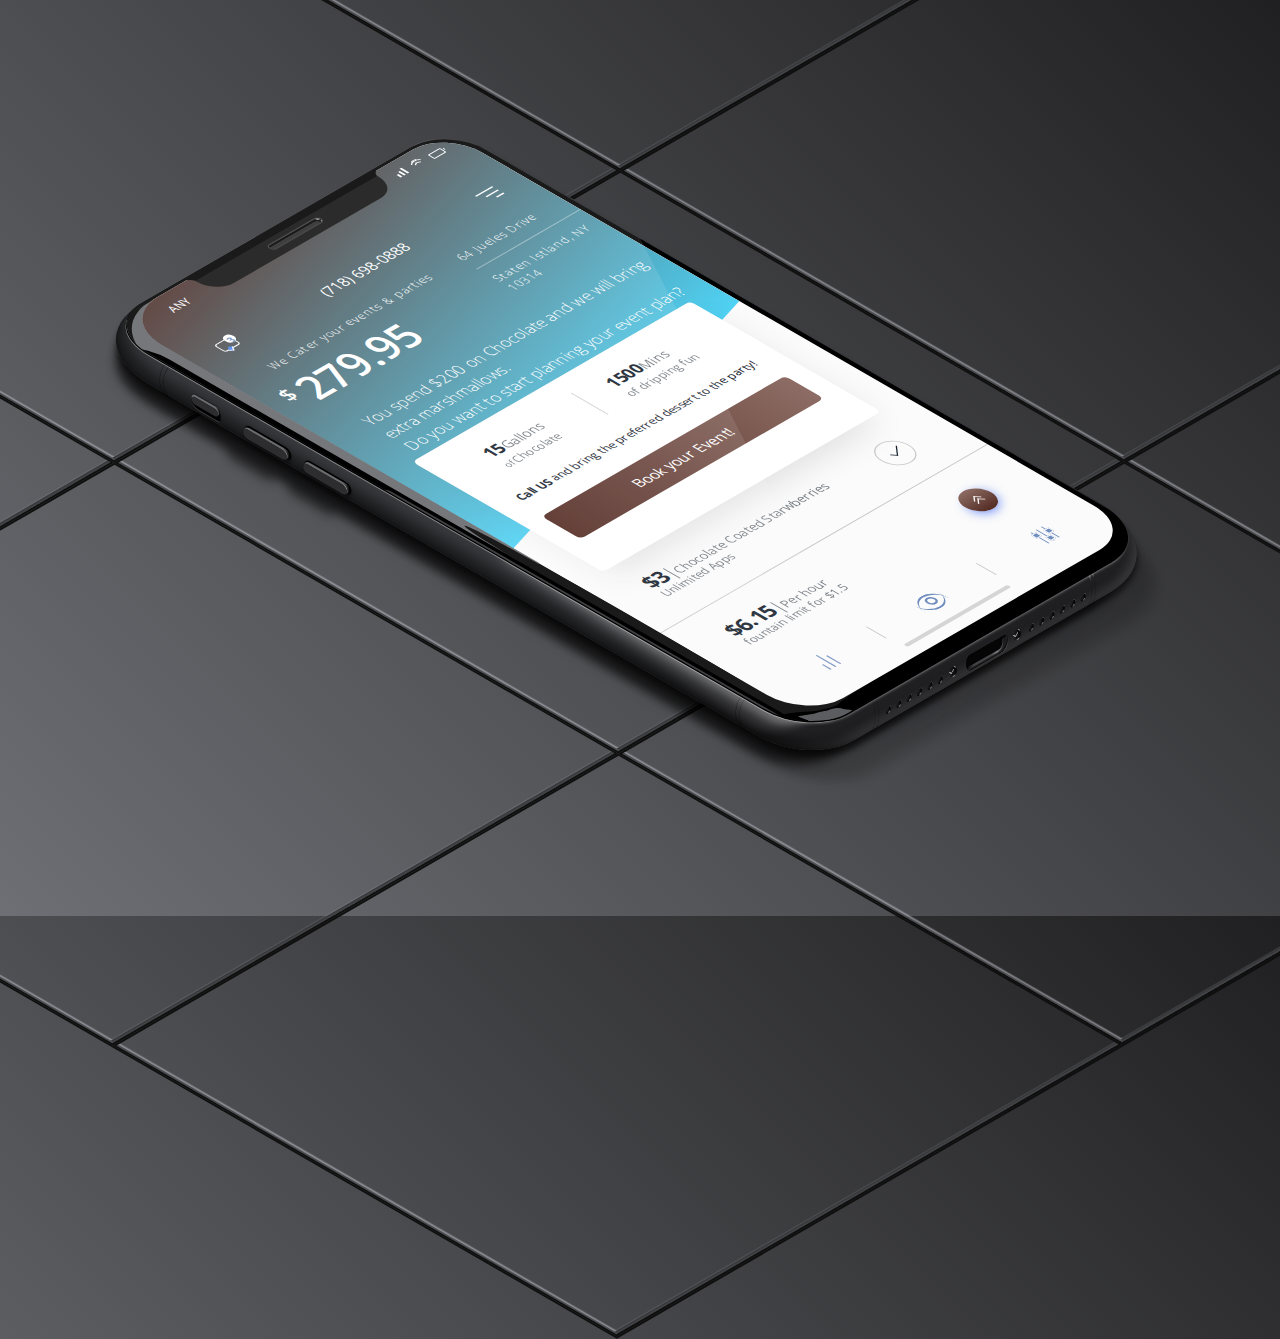
<file: Book-Event.html>
<html>


<head>
    <title>Chocolate Velvet Fountains - Phone APP</title>
    <meta name="description" content="Chocolate Velvet Fountains">
    <meta name="author" content="Luke@JCSC.biz">

    <!--  
              Built By: Luke@jcsc.biz     |    © 2018

              This page was built for: Ken @ Chocolate Velvet Fountains
                        
             ____ ____ ____ ____ ____ ____ ____ ____ ____ ____ ____ ____ ____ 
            ||L |||u |||k |||e |||@ |||j |||c |||s |||c |||. |||b |||i |||z ||
            ||__|||__|||__|||__|||__|||__|||__|||__|||__|||__|||__|||__|||__||
            |/__\|/__\|/__\|/__\|/__\|/__\|/__\|/__\|/__\|/__\|/__\|/__\|/__\|

     -->
     <link rel="shortcut icon" href="favicon.ico" type="image/x-icon" />

    <style>
    @import url("https://fonts.googleapis.com/css?family=Open+Sans:300,400,600,700");
body {
  background-image: linear-gradient(45deg, #6e6f74, #202022);
  min-height: 100vh;
  display: flex;
  align-items: center;
  justify-content: center;
  overflow: hidden;
  font-family: 'Open Sans', sans-serif;
}
.background-panels {
  position: absolute;
  top: 50%;
  left: 50%;
  display: flex;
  width: 1800px;
  border: 2px solid #0f0f0f;
  flex-wrap: wrap;
  -webkit-transform: translate(-50%, -50%) rotate(-30deg) skewX(30deg);
          transform: translate(-50%, -50%) rotate(-30deg) skewX(30deg);
}
.background-panels div {
  height: 500px;
  width: 580px;
  border: 2px solid #0f0f0f;
  box-shadow: inset 3px 0 0px -1px #4b4c4f, inset 0 -3px 1px -1px #424346, inset 0 -4px 0 -1px #353639, inset 5px 0 1px -1px rgba(182,182,190,0.6), inset 0 -5px 1px -1px rgba(182,182,190,0.2);
}
.phone {
  position: absolute;
  left: calc(50% - 8px);
  top: calc(50% - 2px);
  -webkit-transform: translate(-50%, -50%) rotate(-30deg) skewX(30deg);
          transform: translate(-50%, -50%) rotate(-30deg) skewX(30deg);
}
.phone-back {
  position: absolute;
  top: -3px;
  -webkit-transform: translate(-50%, -50%);
          transform: translate(-50%, -50%);
  height: 734px;
  width: 430px;
  background-image: linear-gradient(to bottom, #3a3b3f 70%, #1d1d1f);
  border-radius: 74px 40px 84px 50px;
  box-shadow: -26px 8px 8px -10px rgba(0,0,0,0.3), -6px 6px 6px 0 rgba(0,0,0,0.6), -30px 14px 10px -10px rgba(0,0,0,0.5), -20px 40px 8px 0 rgba(0,0,0,0.1), -20px 30px 8px 0 rgba(0,0,0,0.1), inset 20px 0 15px -6px rgba(0,0,0,0.6), inset 2px 0 4px -2px rgba(0,0,0,0.6), inset 2px 0 1px -2px rgba(255,255,255,0.1), inset 0 -15px 10px -10px rgba(255,255,255,0.15);
}
.phone-back:before {
  content: "";
  display: block;
  height: 300px;
  width: 100px;
  position: absolute;
  background-color: #fff;
  left: 16px;
  bottom: 40px;
  border-radius: 20px;
  -webkit-filter: blur(5px);
          filter: blur(5px);
  opacity: 0.1;
  -webkit-transform: rotate(4deg);
          transform: rotate(4deg);
}
.phone-back:after {
  content: "";
  display: block;
  height: 300px;
  width: 100px;
  position: absolute;
  background-color: #fff;
  left: 26px;
  bottom: 40px;
  border-radius: 20px;
  -webkit-filter: blur(4px);
          filter: blur(4px);
  opacity: 0.25;
  -webkit-transform: rotate(2deg);
          transform: rotate(2deg);
}
.phone-screen {
  position: absolute;
  top: -16px;
  left: 14px;
  -webkit-transform: translate(-50%, -50%);
          transform: translate(-50%, -50%);
  height: 710px;
  width: 400px;
  background-color: #000;
  border-radius: 48px 40px 52px 45px;
  box-shadow: -2px 0 0px -1px rgba(255,255,255,0.4), -1px 3px 3px -3px rgba(255,255,255,0.7);
}
.phone-display {
  position: absolute;
  z-index: 1;
  top: -23px;
  left: 20px;
  -webkit-transform: translate(-50%, -50%);
          transform: translate(-50%, -50%);
  height: 690px;
  width: 378px;
  background-color: #fbfbfb;
  border-radius: 45px 37px 41px 41px;
}
.phone-notch {
  position: absolute;
  top: -1px;
  left: 50%;
  -webkit-transform: translate(-50%);
          transform: translate(-50%);
  width: 210px;
  background-color: #131313;
  border-top: 6px solid #000;
  height: 21px;
  z-index: 3;
  border-radius: 0 0 20px 20px;
}
.phone-notch:after {
  content: "";
  display: block;
  height: 12px;
  width: 12px;
  background-color: transparent;
  position: absolute;
  left: -12px;
  top: -5px;
  border-radius: 50%;
  box-shadow: 5px -5px 0 -3px #000;
}
.phone-notch:before {
  content: "";
  display: block;
  height: 12px;
  width: 12px;
  background-color: transparent;
  position: absolute;
  right: -12px;
  top: -5px;
  border-radius: 50%;
  box-shadow: -4px -4px 0 -3px #000;
}
.phone-speaker {
  position: absolute;
  top: 6px;
  width: 58px;
  height: 6px;
  border-radius: 20px;
  background-color: #2b2b2b;
  overflow: hidden;
  box-shadow: 0 0 0 1px #363637, inset -3px 3px 1px 0px #000, inset -3px 4px 0px -1px rgba(255,255,255,0.5);
  left: 50%;
  -webkit-transform: translateX(-50%);
          transform: translateX(-50%);
}
.phone-speaker:after {
  content: "";
  display: block;
  height: 4px;
  width: 4px;
  background-color: #87888c;
  position: absolute;
  right: -1px;
  border-radius: 50%;
  top: -1px;
}
.phone-speaker:before {
  content: "";
  display: block;
  height: 4px;
  width: 4px;
  background-color: #898a8e;
  position: absolute;
  right: -2px;
  border-radius: 50%;
  top: 4px;
}
.phone-left-side {
  position: absolute;
  left: 0;
  top: 60px;
  width: 30px;
  height: 100%;
}
.phone-left-side .phone-antena {
  position: absolute;
  height: 20px;
  width: 50px;
  left: -5px;
  top: 10px;
  border-radius: 50%;
  -webkit-transform: rotate(-40deg) skewX(20deg);
          transform: rotate(-40deg) skewX(20deg);
  background-color: transparent;
  box-shadow: 0px -2px 1px -2px #000;
}
.phone-left-side .phone-antena.bottom {
  top: auto;
  bottom: 128px;
}
.phone-left-side .phone-antena:after {
  content: "";
  display: block;
  height: 20px;
  width: 50px;
  position: absolute;
  -webkit-transform: rotate(-2deg);
          transform: rotate(-2deg);
  left: -5px;
  top: 3px;
  border-radius: 50%;
  background-color: transparent;
  box-shadow: 0px -2px 1px -2px #000;
}
.phone-button {
  position: absolute;
  top: 100px;
  left: 4px;
  height: 47px;
  width: 12px;
  background-color: #010101;
  border-radius: 30px;
  -webkit-transform: skewY(-40deg);
          transform: skewY(-40deg);
  box-shadow: -32px -16px 10px 0 rgba(0,0,0,0.4), -4px 0 4px 0 rgba(0,0,0,0.4);
}
.phone-button.bottom {
  top: 160px;
}
.phone-button.top {
  top: 48px;
  height: 29px;
  width: 14px;
  left: 2px;
  border-radius: 10px 10px 10px 3px;
  box-shadow: inset 2px 0 0 -1px rgba(255,255,255,0.25);
}
.phone-button.top:after {
  height: 27px;
  width: 8px;
  left: 4px;
  top: 0px;
}
.phone-button.top:before {
  height: 28px;
  width: 8px;
  left: 6px;
  top: 0px;
  box-shadow: 1px 0 0 0 rgba(0,0,0,0.4);
}
.phone-button:before {
  content: "";
  display: block;
  position: absolute;
  height: 45px;
  width: 10px;
  background-image: linear-gradient(to bottom, #6a6b6f 85%, #0b0b0b);
  border-radius: 20px;
}
.phone-button:after {
  content: "";
  display: block;
  position: absolute;
  left: -2px;
  top: -1px;
  height: 44px;
  width: 10px;
  background-color: #2d2d2f;
  border-radius: 20px;
  box-shadow: inset -1px -1px 0 -1px rgba(255,255,255,0.6);
}
.phone-bottom {
  position: absolute;
  bottom: 0;
  width: 100%;
}
.phone-bottom .bottom-speaker {
  position: absolute;
  display: flex;
  left: calc(50% - 120px);
  bottom: 6px;
  -webkit-transform: skewX(-50deg);
          transform: skewX(-50deg);
}
.phone-bottom .bottom-speaker.right {
  left: calc(50% + 45px);
}
.phone-bottom .bottom-speaker div {
  height: 6px;
  width: 6px;
  background-color: #212121;
  box-shadow: inset -4px -3px 2px -2px #000, 1px -1px 0 -1px rgba(255,255,255,0.5);
  margin: 0 3px;
  border-radius: 50%;
  position: relative;
  overflow: hidden;
}
.phone-bottom .bottom-speaker div:after {
  content: "";
  display: block;
  height: 3px;
  width: 3px;
  background-color: #fff;
  border-radius: 50%;
  position: absolute;
  bottom: -1px;
  left: 3px;
  opacity: 0.4;
}
.phone-bottom .phone-screw {
  position: absolute;
  bottom: 5px;
  left: calc(50% - 38px);
  height: 9px;
  width: 9px;
  background-image: linear-gradient(to right, #1a1a1c 30%, #a1a2a7 60%, #1a1a1c 80%);
  border-radius: 50%;
  -webkit-transform: translateX(-50%) skewX(-50deg);
          transform: translateX(-50%) skewX(-50deg);
}
.phone-bottom .phone-screw.right {
  left: calc(50% + 36px);
}
.phone-bottom .phone-screw div {
  height: 6px;
  width: 6px;
  border-radius: 50%;
  background-color: #252527;
  box-shadow: 2px 2px 0 0 rgba(0,0,0,0.9), inset -2px 1px 1px -1px #000;
  position: relative;
}
.phone-bottom .phone-screw div:after {
  content: "";
  display: block;
  height: 4px;
  width: 4px;
  background-color: #151515;
  -webkit-transform: rotate(45deg);
          transform: rotate(45deg);
  position: absolute;
  top: 1px;
  box-shadow: inset -1px -1px 0 0px rgba(255,255,255,0.6);
}
.phone-bottom .phone-charger {
  position: absolute;
  left: 50%;
  bottom: 2px;
  background-image: linear-gradient(to right, #121214 5%, #434446 20%, #434446 60%, #7a7b80 75%, #1b1b1d 90%);
  -webkit-transform: translateX(-50%) skewX(-50deg);
          transform: translateX(-50%) skewX(-50deg);
  height: 14px;
  width: 48px;
  overflow: hidden;
  border-radius: 15px 16px 24px 20px;
  box-shadow: 1px 1px 1px -1px rgba(255,255,255,0.4), inset -2px -2px 0 -1px #0e0e0e, inset -3px -3px 0 -1px #252527, inset 3px 3px 0 -1px #050505;
}
.phone-bottom .phone-charger:after {
  content: "";
  display: block;
  height: 10px;
  width: 42px;
  background-color: #050505;
  border-radius: 20px 8px 16px 10px;
  box-shadow: 1px 1px 0 -1px rgba(255,255,255,0.4);
}
.phone-bottom .phone-antena {
  position: absolute;
  height: 20px;
  width: 50px;
  bottom: 8px;
  left: 60px;
  border-radius: 40%;
  opacity: 0.7;
  -webkit-transform: rotate(-45deg) skewX(20deg) scaleY(-1);
          transform: rotate(-45deg) skewX(20deg) scaleY(-1);
  background-color: transparent;
  box-shadow: 0px -2px 1px -2px #000;
}
.phone-bottom .phone-antena.right {
  left: auto;
  right: 70px;
  box-shadow: 0px -2px 1px -2px #000, 19px -2px 0 -2px rgba(255,255,255,0.4);
}
.phone-bottom .phone-antena.right:after {
  box-shadow: 0px -2px 1px -2px #000, 19px -2px 0 -2px rgba(255,255,255,0.4);
}
.phone-bottom .phone-antena:after {
  content: "";
  display: block;
  height: 20px;
  width: 50px;
  position: absolute;
  -webkit-transform: rotate(-2deg);
          transform: rotate(-2deg);
  left: -3px;
  top: 3px;
  border-radius: 40%;
  background-color: transparent;
  box-shadow: 0px -2px 1px -2px #000;
}
.phone-reflections {
  position: absolute;
  top: -17px;
  left: 15px;
  -webkit-transform: translate(-50%, -50%);
          transform: translate(-50%, -50%);
  height: 709px;
  width: 399px;
  border-radius: 48px 40px 52px 45px;
  background-color: transparent;
  z-index: 4;
  overflow: hidden;
}
.phone-reflections .reflection-1 {
  position: absolute;
  height: 200%;
  width: 120%;
  background-color: #fff;
  opacity: 0.1;
  left: -320px;
  top: -200px;
  -webkit-transform: rotate(32deg);
          transform: rotate(32deg);
  z-index: 10;
}
.phone-reflections .reflection-2,
.phone-reflections .reflection-3 {
  position: absolute;
  height: 100%;
  left: -94px;
  width: 100px;
  border-radius: 100px;
  background-color: #000;
  top: calc(50% + 14px);
  -webkit-transform: translateY(-50%);
          transform: translateY(-50%);
  z-index: 11;
}
.phone-reflections .reflection-3 {
  background: #6d6c71;
  left: -8px;
  height: 60%;
  width: 10px;
  opacity: 0.6;
  top: 70%;
}
.phone-reflections .reflection-4 {
  position: absolute;
  height: 60%;
  top: 0;
  background-color: #67686c;
  width: 16px;
}
.phone-reflections .reflection-4:before {
  content: "";
  display: block;
  position: absolute;
  height: 100px;
  width: 100px;
  background-color: transparent;
  left: 16px;
  top: 4px;
  border-radius: 44px 40px 0 0;
  box-shadow: -20px 0px 0 0 #67686c;
}
.phone-reflections .reflection-4:after {
  content: "";
  display: block;
  height: 80px;
  width: 80px;
  background-color: transparent;
  position: absolute;
  border-radius: 60px 0 0 0;
  left: 0px;
  top: -1px;
  -webkit-transform: rotate(15deg);
          transform: rotate(15deg);
  box-shadow: -25px -3px 2px -8px #000;
}
.phone-reflections .reflection-5 {
  position: absolute;
  height: 50%;
  bottom: 0;
  left: 4px;
  width: 12px;
  background-color: #000;
  border-radius: 50%;
}
.phone-reflections .reflection-6 {
  position: absolute;
  width: 80px;
  height: 20px;
  background-color: #000;
  border-radius: 50%;
  -webkit-transform: rotate(40deg);
          transform: rotate(40deg);
  bottom: -4px;
  left: -14px;
  z-index: 12;
}
.phone-reflections .reflection-6:after {
  content: "";
  display: block;
  position: absolute;
  height: 100px;
  width: 20px;
  background-color: #000;
  right: -17px;
  top: -78px;
  border-radius: 40%;
  -webkit-transform: rotate(50deg);
          transform: rotate(50deg);
}
.phone-reflections .reflection-6:before {
  content: "";
  display: block;
  position: absolute;
  height: 50px;
  width: 50px;
  background-color: transparent;
  top: -51px;
  left: 7px;
  -webkit-transform: rotate(-20deg);
          transform: rotate(-20deg);
  border-radius: 40%;
  box-shadow: 4px 15px 1px -10px #000;
}
.reflection-7 {
  position: absolute;
  bottom: -4px;
  left: 10px;
  height: 20px;
  width: 40px;
  border-radius: 20px 0px 6px 10px;
  -webkit-transform: skewX(60deg) skewY(-10deg) scaleY(-1) scaleX(-1) scale(0.8);
          transform: skewX(60deg) skewY(-10deg) scaleY(-1) scaleX(-1) scale(0.8);
  background-color: #5c5d61;
  z-index: 13;
}
.reflection-7:after {
  content: "";
  display: block;
  height: 20px;
  width: 30px;
  background-color: #5c5d61;
  border-radius: 50%;
  position: absolute;
  top: -3px;
  right: 6px;
  -webkit-transform: rotate(40deg) skewX(-54deg) skewY(47deg) scaleY(1) scaleX(1);
          transform: rotate(40deg) skewX(-54deg) skewY(47deg) scaleY(1) scaleX(1);
}
.reflection-7:before {
  content: "";
  display: block;
  position: absolute;
  height: 18px;
  width: 15px;
  background-color: #5c5d61;
  left: 6px;
  bottom: -6px;
  border-radius: 2px;
  -webkit-transform: rotate(253deg) skewX(10deg);
          transform: rotate(253deg) skewX(10deg);
}
.display-content {
  position: absolute;
  top: 0;
  left: 0;
  height: 690px;
  width: 378px;
  border-radius: 45px 37px 41px 41px;
  overflow: hidden;
}
.display-content:before {
  content: "";
  display: block;
  position: absolute;
  height: 60%;
  width: 100%;
  top: -10%;
  background-image: linear-gradient(to top, #50d2f4, #532b23);
  -webkit-transform: skewY(-15deg);
          transform: skewY(-15deg);
}
.notifications-bar .time {
  color: #fff;
  font-size: 11px;
  position: absolute;
  left: 40px;
  top: 10px;
}
.notifications-bar .range {
  position: absolute;
  height: 4px;
  width: 2px;
  background-color: #fff;
  right: 70px;
  top: 14px;
}
.notifications-bar .range:after,
.notifications-bar .range:before {
  content: "";
  display: block;
  position: absolute;
  height: 6px;
  width: 2px;
  background-color: #fff;
  bottom: 0;
  left: 4px;
}
.notifications-bar .range:before {
  height: 8px;
  left: 8px;
}
.notifications-bar .wifi {
  position: absolute;
  right: 40px;
  top: 10px;
}
.notifications-bar .wifi,
.notifications-bar .wifi:before {
  display: inline-block;
  border: 4px double transparent;
  border-top-color: #fff;
  border-radius: 50%;
}
.wifi:before {
  content: '';
  width: 0;
  height: 0;
  position: relative;
  top: -5px;
}
.battery {
  height: 5px;
  width: 12px;
  position: absolute;
  top: 12px;
  right: 20px;
  border-radius: 1px;
  border: 1px solid #fff;
}
.battery:after {
  content: "";
  position: absolute;
  height: 2px;
  width: 1px;
  background-color: #fff;
  right: -3px;
  top: 1px;
}
.nav {
  position: absolute;
  top: 70px;
  width: 100%;
  display: flex;
  padding: 0 20px;
  box-sizing: border-box;
}
.nav .phone-number {
  color: #fff;
  font-size: 14px;
  flex: 1;
  text-align: center;
}
.nav .messages {
  margin: 0 10px;
  width: 14px;
  height: 10px;
  width: 16px;
  border: 1px solid #fff;
  border-radius: 3px;
  position: relative;
}
.nav .messages:before {
  content: "";
  display: block;
  position: absolute;
  background-color: #508af4;
  width: 3px;
  height: 4px;
  border-right: 1px solid #fff;
  border-bottom: 1px solid #fff;
  bottom: -3px;
  left: 4px;
  -webkit-transform: rotate(35deg);
          transform: rotate(35deg);
}
.nav .messages:after {
  content: "3";
  position: absolute;
  top: -4px;
  right: -4px;
  display: block;
  height: 10px;
  width: 10px;
  border-radius: 50%;
  color: #708dbf;
  background-color: #fff;
  font-size: 9px;
  font-weight: bold;
  text-align: center;
}
.nav .menu {
  height: 1px;
  width: 10px;
  background-color: #fff;
  margin: 0 10px;
  position: relative;
  top: 7px;
  -webkit-transform: scale(1.4);
          transform: scale(1.4);
}
.nav .menu:before {
  content: "";
  display: block;
  position: relative;
  width: 14px;
  top: -4px;
  height: 1px;
  left: -4px;
  background-color: #fff;
}
.nav .menu:after {
  content: "";
  display: block;
  position: relative;
  width: 6px;
  height: 1px;
  top: 3px;
  background-color: #fff;
  left: 4px;
}
.current-plan {
  position: absolute;
  top: 110px;
  width: 100%;
  color: #fff;
}
.current-plan .plan {
  flex: 1;
  display: flex;
  padding-left: 40px;
  box-sizing: border-box;
}
.current-plan .plan div:first-of-type {
  flex: 1;
}
.current-plan .plan-header {
  font-weight: 300;
  font-size: 11px;
  margin-bottom: 3px;
  letter-spacing: 1px;
}
.current-plan .plan-price {
  font-size: 2.5em;
  font-weight: 600;
  position: relative;
  left: -16px;
}
.current-plan .plan-price span {
  font-size: 20px;
  position: relative;
  top: -14px;
  left: -6px;
}
.current-plan .plan-date {
  font-weight: 300;
  font-size: 11px;
  letter-spacing: 1px;
  flex: none;
  width: 120px;
}
.current-plan .plan-date div:first-of-type {
  margin-bottom: 10px;
  padding-bottom: 10px;
  border-bottom: 1px solid rgba(255,255,255,0.4);
}
.text-question {
  padding-left: 40px;
  margin-top: 20px;
  font-weight: 300;
  font-size: 15px;
  line-height: 1.4em;
}
.plan-box {
  position: absolute;
  top: 270px;
  background-color: #fff;
  padding: 20px;
  border-radius: 5px;
  left: 50%;
  -webkit-transform: translateX(-50%);
          transform: translateX(-50%);
  width: 85%;
  box-sizing: border-box;
  color: #17222d;
  box-shadow: 0 20px 30px -10px rgba(0,0,0,0.1);
}
.plan-box .plan-options {
  display: flex;
  margin-bottom: 20px;
}
.plan-box .plan-options > div {
  flex: 1;
}
.plan-box .plan-options > div:first-of-type {
  border-right: 1px solid rgba(0,0,0,0.2);
}
.plan-box .plan-options > div div {
  font-size: 11px;
  opacity: 0.6;
  padding-left: 30px;
}
.plan-box .plan-options > div div:first-of-type {
  font-weight: 700;
  font-size: 16px;
  opacity: 1;
}
.plan-box .plan-options > div div:first-of-type span {
  font-size: 0.8em;
  opacity: 0.6;
  font-weight: 400;
}
.plan-text {
  font-size: 11px;
  text-align: center;
  margin-bottom: 20px;
}
.change-plan {
  display: block;
  text-decoration: none;
  text-align: center;
  color: #fff;
  font-weight: 400;
  font-size: 14px;
  background-image: linear-gradient(to right, #532b23, #8c6c64);
  padding: 10px 0;
  border-radius: 5px;
  margin-bottom: 20px;
}
.plan-list {
  position: absolute;
  top: 460px;
  color: #17222d;
  box-sizing: border-box;
  width: 80%;
}
.plan-list .plan-limit {
  padding: 20px 40px;
  width: 100%;
  display: flex;
}
.plan-list .plan-limit:first-of-type {
  border-bottom: 1px solid rgba(0,0,0,0.2);
}
.plan-list .plan-limit .limit-icon {
  height: 30px;
  width: 30px;
  border: 1px solid rgba(0,0,0,0.2);
  border-radius: 50%;
  position: relative;
  margin-right: 10px;
  top: 8px;
}
.plan-list .plan-limit .limit-icon.upgrade {
  border: none;
  background-image: linear-gradient(to bottom, #8c6c64, #532b23);
  box-shadow: 0 4px 10px -2px rgba(54,96,242,0.8);
}
.plan-list .plan-limit .limit-icon.upgrade:after {
  border-color: #fff;
  width: 6px;
  left: 12px;
  top: 11px;
  -webkit-transform: rotate(135deg);
          transform: rotate(135deg);
}
.plan-list .plan-limit .limit-icon.upgrade:before {
  content: "";
  display: block;
  height: 5px;
  width: 12px;
  border-bottom: 1px solid #17222d;
  border-left: 1px solid #17222d;
  -webkit-transform: rotate(-45deg);
          transform: rotate(-45deg);
  position: absolute;
  left: 12px;
  top: 15px;
  border-color: #fff;
  width: 6px;
  -webkit-transform: rotate(135deg);
          transform: rotate(135deg);
}
.plan-list .plan-limit .limit-icon:after {
  content: "";
  display: block;
  height: 5px;
  width: 12px;
  border-bottom: 1px solid #17222d;
  border-left: 1px solid #17222d;
  -webkit-transform: rotate(-45deg);
          transform: rotate(-45deg);
  position: absolute;
  left: 10px;
  top: 9px;
}
.plan-list .plan-limit .limit-text {
  flex: 1;
}
.plan-list .plan-limit .limit-text div strong {
  font-size: 20px;
  opacity: 1;
}
.plan-list .plan-limit .limit-text div span {
  font-size: 12px;
  opacity: 0.6;
  border-left: 1px solid #17222d;
  margin-left: 4px;
  padding-left: 4px;
}
.plan-list .plan-limit .limit-text .limit-subtext {
  opacity: 0.6;
  font-size: 11px;
  position: relative;
  top: -4px;
}
.bottom-icons {
  display: flex;
  position: absolute;
  bottom: 30px;
  width: 100%;
}
.bottom-icons > div {
  flex: 1;
  height: 20px;
  display: flex;
  align-items: center;
  justify-content: center;
}
.bottom-icons .equalizer div {
  height: 18px;
  width: 1px;
  position: relative;
  background-color: #708dbf;
}
.bottom-icons .equalizer div:nth-child(2) {
  left: 5px;
}
.bottom-icons .equalizer div:nth-child(2):after {
  top: 11px;
}
.bottom-icons .equalizer div:nth-child(3) {
  left: 10px;
}
.bottom-icons .equalizer div:nth-child(3):after {
  top: 4px;
}
.bottom-icons .equalizer div:after {
  content: "";
  display: block;
  height: 4px;
  width: 4px;
  background-color: #708dbf;
  border: 1px solid #fff;
  border-radius: 5 0%;
  position: relative;
  left: -2px;
  top: 2px;
}
.bottom-icons .eye {
  border-left: 1px solid rgba(0,0,0,0.2);
  border-right: 1px solid rgba(0,0,0,0.2);
}
.bottom-icons .eye div {
  height: 6px;
  width: 6px;
  border: 2px solid #708dbf;
  border-radius: 50%;
  position: relative;
}
.bottom-icons .eye div:after,
.bottom-icons .eye div:before {
  content: "";
  display: block;
  height: 30px;
  width: 28px;
  border-top: 2px solid #708dbf;
  border-radius: 50%;
  position: absolute;
  top: -6px;
  left: -12px;
}
.bottom-icons .eye div:before {
  border-top: none;
  border-bottom: 2px solid #708dbf;
  top: -18px;
}
.bottom-icons .chart div {
  height: 6px;
  width: 1px;
  background-color: #708dbf;
  position: relative;
  top: 5px;
  -webkit-transform: scale(1.4);
          transform: scale(1.4);
}
.bottom-icons .chart div:after {
  content: "";
  display: block;
  height: 14px;
  width: 1px;
  background-color: #708dbf;
  position: absolute;
  left: 4px;
  bottom: 0;
}
.bottom-icons .chart div:before {
  content: "";
  display: block;
  height: 10px;
  width: 1px;
  background-color: #708dbf;
  position: absolute;
  left: 8px;
  bottom: 0;
}
.home-button {
  position: absolute;
  left: 50%;
  -webkit-transform: translateX(-50%);
          transform: translateX(-50%);
  width: 120px;
  height: 4px;
  background-color: rgba(0,0,0,0.15);
  bottom: 12px;
  border-radius: 4px;
}

    </style>

</head>

<body>
    <!-- Pure CSS image (no graphics included) -->


<div class="background-panels">
        <div></div>
        <div></div>
        <div></div>
        <div></div>
        <div></div>
        <div></div>
        <div></div>
        <div></div>
        <div></div>
      </div>
      <div class="phone">
        <div class="phone-back">
          <div class="phone-left-side">
            <div class="phone-antena"></div>
            <div class="phone-button top"></div>
            <div class="phone-button"></div>
            <div class="phone-button bottom"></div>
            <div class="phone-antena bottom"></div>
          </div>
          <div class="phone-bottom">
            <div class="phone-antena"></div>
            <div class="bottom-speaker">
              <div></div>
              <div></div>
              <div></div>
              <div></div>
              <div></div>
              <div></div>
            </div>
            <div class="phone-screw">
              <div></div>
            </div>
            <div class="phone-charger">
            </div>
            <div class="phone-screw right">
              <div></div>
            </div>
             <div class="bottom-speaker right">
              <div></div>
              <div></div>
              <div></div>
              <div></div>
              <div></div>
              <div></div>
            </div>
            <div class="phone-antena right"></div>
          </div>
        </div>
        <div class="phone-screen"></div>
        <div class="phone-display">
          <div class="phone-notch">
            <div class="phone-speaker"></div>
          </div>
          <div class="display-content">
            <div class="notifications-bar">
              <div class="time">ANY</div>
              <div class="range"></div>
              <div class="wifi"></div>
              <div class="battery"></div>
            </div>
            <div class="nav">
              <div class="messages"></div>
              <div class="phone-number">(718) 698-0888</div>
              <div class="menu"></div>
            </div>
            <div class="current-plan">
              <div class="plan">
                <div>
                  <div class="plan-header">We Cater your events & parties</div>
                  <div class="plan-price"><span>$</span>279.95</div>
                </div>
                <div class="plan-date">
                  <div>64 Jueles Drive</div>
                  <div>Staten Istland, NY 10314</div>
                </div>
              </div>
              <div class="text-question">You spend $200 on Chocolate and we will bring extra marshmallows.<br>Do you want to start planning your event plan?</div>
            </div>
            <div class="plan-box">
              <div class="plan-options">
                <div>
                  <div>15<span>Gallons</span></div>
                  <div><small>of </small> Chocolate</div>
                </div>
                <div>
                  <div>1500<span>Mins</span></div>
                  <div>of dripping fun</div>
                </div>
              </div>
              <div class="plan-text"><strong>Call US</strong> and bring the preferred dessert to the party!</div>
              <a class="change-plan" href="">Book your Event!</a>
            </div>
            <div class="plan-list">
              <div class="plan-limit">
                <div class="limit-text">
                  <div><strong>$3</strong><span>Chocolate Coated Starwberries</span></div>
                  <span class="limit-subtext">Unlimited Apps</span>
                </div>
                <div class="limit-icon"></div>
              </div>
              <div class="plan-limit">
                <div class="limit-text">
                  <div><strong>$6.15</strong><span>Per hour</span></div>
                  <span class="limit-subtext">fountain limit for $1.5</span>
                </div>
                <div class="limit-icon upgrade"></div>
              </div>
            </div>
            <div class="bottom-icons">
              <div class="chart"><div></div></div>
              <div class="eye"><div></div></div>
              <div class="equalizer"><div></div><div></div><div></div></div>
            </div>
            <div class="home-button"></div>
          </div>
        </div>
        <div class="phone-reflections">
          <div class="reflection-1"></div>
          <div class="reflection-2"></div>
          <div class="reflection-3"></div>
          <div class="reflection-4"></div>
          <div class="reflection-5"></div>
          <div class="reflection-6"></div>
          <div class="reflection-7"></div>
        </div>
      </div>
</body>
</html>
</file>
